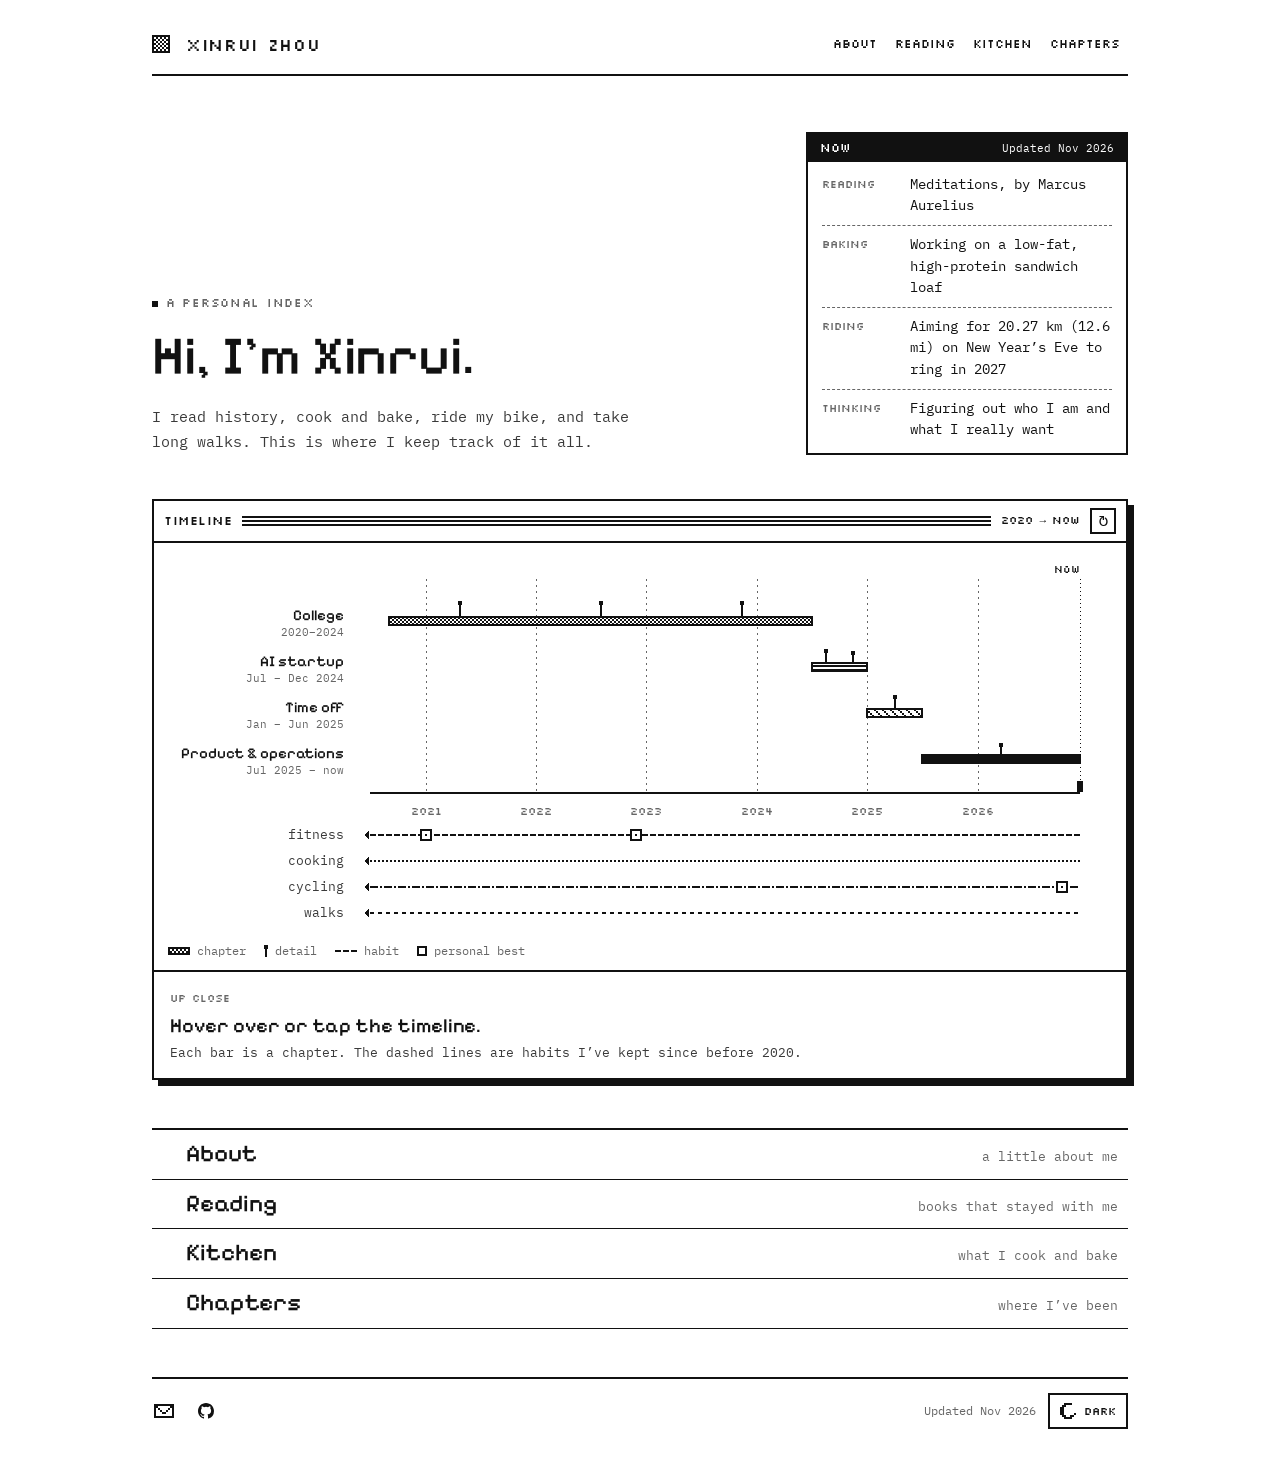
<file: index.html>
<!doctype html>
<html lang="en">
<head>
  <meta charset="utf-8">
  <meta name="viewport" content="width=device-width,initial-scale=1">
  <meta name="color-scheme" content="light dark">
  <meta name="theme-color" content="#ffffff" media="(prefers-color-scheme: light)">
  <meta name="theme-color" content="#0e0e0e" media="(prefers-color-scheme: dark)">
  <title>Xinrui Zhou</title>
  <meta name="description" content="Xinrui Zhou’s personal index: books, cooking, cycling, and the chapters so far.">
  <link rel="canonical" href="https://xinrui-z.github.io/">
  <meta property="og:title" content="Xinrui Zhou">
  <meta property="og:site_name" content="Xinrui Zhou">
  <meta property="og:type" content="website">
  <meta property="og:url" content="https://xinrui-z.github.io/">
  <meta name="twitter:card" content="summary">
  <meta property="og:description" content="Books I keep, food I make, and the chapters so far.">
  <link rel="icon" href="data:image/svg+xml,%3Csvg xmlns='http://www.w3.org/2000/svg' viewBox='0 0 8 8' shape-rendering='crispEdges'%3E%3Crect width='8' height='8' fill='%23111'/%3E%3Crect x='2' y='2' width='2' height='2' fill='%23fff'/%3E%3Crect x='4' y='4' width='2' height='2' fill='%23fff'/%3E%3C/svg%3E">
  <link rel="preconnect" href="https://fonts.googleapis.com">
  <link rel="preconnect" href="https://fonts.gstatic.com" crossorigin>
  <link rel="stylesheet" href="https://fonts.googleapis.com/css2?family=IBM+Plex+Mono:wght@400;500&family=Pixelify+Sans:wght@400;500;600&family=Silkscreen&display=swap">
  <link rel="stylesheet" href="styles.css">
</head>
<body>
  <a class="skip-link" href="#content">Skip to content</a>

  <main id="content" tabindex="-1">

    <!-- ───────── Home ───────── -->
    <div class="view home" data-route="">
      <header class="masthead" data-masthead></header>

      <section class="hero">
        <div class="hero-text">
          <p class="eyebrow">A personal index</p>
          <h1>Hi, I’m Xinrui.</h1>
          <p class="intro">I read history, cook and bake, ride my bike, and take long walks. This is where I keep track of it all.</p>
        </div>

        <section class="now" aria-labelledby="now-title">
          <div class="now-head">
            <h2 id="now-title">Now</h2>
            <span data-updated></span>
          </div>
          <dl class="facts" data-now></dl>
        </section>
      </section>

      <figure class="timeline-figure">
        <div class="figure-head">
          <span class="fig-label">Timeline</span>
          <span class="figure-rule" aria-hidden="true"></span>
          <span class="fig-range">2020 → now</span>
          <button id="replay" class="replay" type="button" aria-label="Play the timeline again" title="Play it again">↻</button>
        </div>
        <svg id="timeline" viewBox="0 0 900 400" role="group" aria-label="My timeline, from 2020 to now. Use Tab to move through chapters, habits, and personal bests."></svg>
        <ul class="tl-legend" aria-hidden="true">
          <li><span class="key key-bar pat-1"></span>chapter</li>
          <li><span class="key key-tick"></span>detail</li>
          <li><span class="key key-dash"></span>habit</li>
          <li><span class="key key-mark"></span>personal best</li>
          <li class="tl-hint">Tap anything for details.</li>
        </ul>
        <figcaption class="lens" id="lens">
          <button class="lens-close" type="button" aria-label="Close">×</button>
          <p class="lens-kicker">Up close</p>
          <p class="lens-title">Hover over or tap the timeline.</p>
          <p class="lens-meta">Each bar is a chapter. The dashed lines are habits I’ve kept since before 2020.</p>
          <a class="lens-more" href="#/" hidden></a>
        </figcaption>
      </figure>

      <nav class="index" aria-label="Index">
        <a href="#/about"><span class="cur" aria-hidden="true">&gt;</span><span class="name">About</span><span class="what">a little about me</span></a>
        <a href="#/reading"><span class="cur" aria-hidden="true">&gt;</span><span class="name">Reading</span><span class="what">books that stayed with me</span></a>
        <a href="#/kitchen"><span class="cur" aria-hidden="true">&gt;</span><span class="name">Kitchen</span><span class="what">what I cook and bake</span></a>
        <a href="#/work"><span class="cur" aria-hidden="true">&gt;</span><span class="name">Chapters</span><span class="what">where I’ve been</span></a>
      </nav>

      <footer class="footer" data-social></footer>
    </div>

    <!-- ───────── About ───────── -->
    <div class="view page" data-route="about" hidden>
      <header class="masthead" data-masthead></header>
      <p class="eyebrow">A little about me</p>
      <h1>About</h1>
      <div class="prose">
        <p>I’m Xinrui. I work at AI startups, somewhere between operations, product, and developer relations.</p>
        <p>I spent 2020 to 2024 in college, doing research, entering competitions, and building engineering projects on the side. After graduating, I co-founded a startup, then took six months off to reset.</p>
        <p>I like having a few things going at once: a book next to a recipe, a long walk to work through a problem, a bike ride to make an ordinary afternoon feel a little bigger.</p>
        <h2>Off the clock</h2>
        <p>I work out, cook, bake, ride my bike, and take long walks. Time alone is how I recharge.</p>
        <p>I read mostly history, psychology, and novels. I also have a soft spot for cats, dogs, and giant pandas.</p>
        <h2>Say hi</h2>
        <p>I’m always happy to talk books, baking, bikes, or AI products: <a href="mailto:xinruizhou2002@gmail.com">xinruizhou2002@gmail.com</a>.</p>
      </div>
      <footer class="footer" data-social></footer>
    </div>

    <!-- ───────── Reading ───────── -->
    <div class="view page wide" data-route="reading" hidden>
      <header class="masthead" data-masthead></header>
      <p class="eyebrow">Reading</p>
      <h1>Bookshelf</h1>
      <p class="lede">Books that stayed with me, and what I took from each.</p>
      <div class="reading-list" data-reading-list></div>
      <footer class="footer" data-social></footer>
    </div>

    <!-- ───────── Kitchen ───────── -->
    <div class="view page wide" data-route="kitchen" hidden>
      <header class="masthead" data-masthead></header>
      <p class="eyebrow">Kitchen</p>
      <h1>Kitchen index</h1>
      <p class="lede">Dishes, buns, bread, and dumplings I like to make.</p>
      <div class="kitchen-grid" data-kitchen-list></div>
      <footer class="footer" data-social></footer>
    </div>

    <!-- ───────── Chapters ───────── -->
    <div class="view page" data-route="work" hidden>
      <header class="masthead" data-masthead></header>
      <p class="eyebrow">Chapters</p>
      <h1>Chapters</h1>
      <p class="lede">The big stretches so far, newest first.</p>

      <section class="work-sec">
        <h2><span class="sec-letter">2025–now</span> Product &amp; operations</h2>
        <p class="when">Jul 2025 – now</p>
        <p>Operations, product, and developer relations at AI startups.</p>
      </section>

      <section class="work-sec">
        <h2><span class="sec-letter">2025</span> A pause</h2>
        <p class="when">Jan – Jun 2025</p>
        <p>Six months off after the startup, to rest, reflect, and see what still mattered once things got quiet.</p>
      </section>

      <section class="work-sec">
        <h2><span class="sec-letter">2024</span> A startup I co-founded</h2>
        <p class="when">Jul – Dec 2024</p>
        <p>A short, intense run building consumer apps on top of large language models with a small team. It taught me a lot about pace, uncertainty, and how fast an idea changes once real people start using it.</p>
      </section>

      <section class="work-sec">
        <h2><span class="sec-letter">2020–2024</span> College</h2>
        <p class="when">Sep 2020 – Jun 2024</p>
        <p>Four years of classes, with plenty going on outside them.</p>
        <ul class="entries timeline">
          <li><span class="mono">2021–2023</span> Research and academic competitions</li>
          <li><span class="mono">2021–2024</span> Engineering projects, from algorithms to full-stack apps</li>
          <li><span class="mono">Nov 2023 – Jun 2024</span> More research, plus an internship at an AI lab</li>
        </ul>
      </section>

      <section class="work-sec">
        <h2><span class="sec-letter">Awards</span> Recognition</h2>
        <ul class="entries">
          <li>Outstanding Undergraduate Thesis Award, ACF, 2024</li>
          <li>Named a Pioneer Volunteer by the China Foundation for Poverty Alleviation, 2020 and 2021</li>
        </ul>
      </section>
      <footer class="footer" data-social></footer>
    </div>

  </main>

  <noscript>
    <div class="page">
      <h1>Xinrui Zhou</h1>
      <p>A personal index of books, cooking, and the chapters so far.</p>
      <p><a href="mailto:xinruizhou2002@gmail.com">Email</a> · <a href="https://github.com/xinrui-z">GitHub</a></p>
    </div>
  </noscript>

  <script src="data.js"></script>
  <script src="script.js"></script>
</body>
</html>
</file>
<file: styles.css>
/* 1-bit: black ink on white paper (light), white ink on black paper (dark).
 * No grays for fills: tone comes from dither patterns, like an old monochrome screen. */
:root {
  color-scheme: light;
  --paper: #ffffff;
  --ink: #111111;
  --ink-soft: #3a3a3a;
  --muted: #666666;
  --faint: #c8c8c8;
  --pixel: "Silkscreen", "Courier New", monospace;
  --display: "Pixelify Sans", "Silkscreen", ui-monospace, monospace;
  --mono: "IBM Plex Mono", ui-monospace, Menlo, Consolas, monospace;
}
@media (prefers-color-scheme: dark) {
  :root:not([data-theme="light"]) {
    color-scheme: dark;
    --paper: #0e0e0e;
    --ink: #f0f0f0;
    --ink-soft: #cccccc;
    --muted: #9b9b9b;
    --faint: #3c3c3c;
  }
}
:root[data-theme="dark"] {
  color-scheme: dark;
  --paper: #0e0e0e;
  --ink: #f0f0f0;
  --ink-soft: #cccccc;
  --muted: #9b9b9b;
  --faint: #3c3c3c;
}

/* ── Base ── */
*, *::before, *::after { box-sizing: border-box; }
html { -webkit-text-size-adjust: 100%; }
body {
  margin: 0;
  background: var(--paper);
  color: var(--ink);
  font: 400 15px/1.7 var(--mono);
  -webkit-font-smoothing: antialiased;
}
main:focus { outline: none; }
[hidden] { display: none !important; }
p { margin: 0; }
h1, h2, h3 { margin: 0; font-family: var(--display); font-weight: 500; letter-spacing: 0; }
a { color: var(--ink); text-decoration-thickness: 2px; text-underline-offset: 4px; }
a:hover { background: var(--ink); color: var(--paper); text-decoration: none; }
:focus-visible { outline: 2px solid var(--ink); outline-offset: 3px; }
::selection { background: var(--ink); color: var(--paper); }
.mono { font: 400 12px/1.6 var(--mono); color: var(--muted); }

/* Dither patterns. Used by the seal; the timeline has SVG twins. */
.pat-0 { background: var(--ink); }
.pat-1 { background: repeating-conic-gradient(var(--ink) 0 25%, var(--paper) 0 50%) 0 0 / 4px 4px; }
.pat-2 { background: repeating-linear-gradient(to bottom, var(--ink) 0 2px, var(--paper) 2px 4px); }
.pat-3 {
  background:
    conic-gradient(at 2px 2px, #0000 75%, var(--ink) 0) 0 0 / 8px 8px,
    conic-gradient(at 2px 2px, #0000 75%, var(--ink) 0) 2px 2px / 8px 8px,
    conic-gradient(at 2px 2px, #0000 75%, var(--ink) 0) 4px 4px / 8px 8px,
    conic-gradient(at 2px 2px, #0000 75%, var(--ink) 0) 6px 6px / 8px 8px,
    var(--paper);
}
.pat-4 { background: conic-gradient(at 2px 2px, #0000 75%, var(--ink) 0) 0 0 / 4px 4px, var(--paper); }
.pat-5 { background: repeating-linear-gradient(to right, var(--ink) 0 2px, var(--paper) 2px 4px); }

.skip-link {
  position: absolute; top: 8px; left: 12px; z-index: 20; padding: 6px 10px;
  background: var(--ink); color: var(--paper); font: 400 13px/1.7 var(--mono);
  transform: translateY(-200%);
}
.skip-link:focus { transform: none; }

.eyebrow { font: 400 12px/1.6 var(--pixel); text-transform: uppercase; letter-spacing: .06em; color: var(--muted); }
.eyebrow::before {
  content: ""; display: inline-block; width: 6px; height: 6px; margin: 0 8px 1px 0;
  background: var(--ink); vertical-align: middle;
}

/* ── Home ── */
.home { max-width: 1040px; margin: 0 auto; padding: 28px 32px 40px; }

.masthead { display: flex; align-items: center; flex-wrap: wrap; gap: 8px 12px; padding-bottom: 14px; border-bottom: 2px solid var(--ink); }
.page > .masthead { margin-bottom: 36px; }
.seal { width: 18px; height: 18px; border: 2px solid var(--ink); flex-shrink: 0; }
.wordmark { font: 400 17px/1 var(--pixel); text-transform: uppercase; letter-spacing: .04em; text-decoration: none; padding: 3px 4px; }
.site-nav { display: flex; flex-wrap: wrap; gap: 2px; margin-left: auto; }
.site-nav a {
  display: inline-flex; align-items: center; min-height: 32px; padding: 0 8px;
  font: 400 12px/1 var(--pixel); text-transform: uppercase; text-decoration: none;
}
.site-nav a[aria-current="page"] { background: var(--ink); color: var(--paper); }

.hero {
  display: grid; grid-template-columns: minmax(0, 1.3fr) minmax(280px, .7fr);
  gap: 32px 56px; align-items: end; padding: 56px 0 44px;
}
.hero h1 { margin-top: 14px; font-size: 54px; line-height: 1.06; font-weight: 500; }
.intro { margin-top: 20px; max-width: 54ch; color: var(--ink-soft); }

.now { border: 2px solid var(--ink); }
.now-head { display: flex; justify-content: space-between; align-items: center; gap: 12px; padding: 6px 12px 5px; background: var(--ink); color: var(--paper); }
.now-head h2 { font: 400 12px/1.4 var(--pixel); text-transform: uppercase; }
.now-head span { font: 400 11px/1.4 var(--mono); }
.facts { margin: 0; padding: 4px 14px; }
.facts div { display: grid; grid-template-columns: 78px minmax(0, 1fr); gap: 10px; padding: 8px 0; }
.facts div + div { border-top: 1px dashed var(--muted); }
.facts dt { font: 400 11px/1.9 var(--pixel); text-transform: uppercase; color: var(--muted); }
.facts dd { margin: 0; font-size: 13.5px; line-height: 1.6; overflow-wrap: anywhere; }

/* The timeline window: the one loud thing on the page. */
.timeline-figure { margin: 0; border: 2px solid var(--ink); box-shadow: 6px 6px 0 var(--ink); background: var(--paper); }
.figure-head { display: flex; align-items: center; gap: 10px; padding: 7px 10px; border-bottom: 2px solid var(--ink); }
.fig-label { font: 400 13px/1 var(--pixel); text-transform: uppercase; letter-spacing: .04em; }
.figure-rule { flex: 1; height: 10px; background: repeating-linear-gradient(to bottom, var(--ink) 0 2px, transparent 2px 4px); }
.fig-range { font: 400 11px/1 var(--pixel); text-transform: uppercase; }
.replay {
  width: 26px; height: 26px; padding: 0; border: 2px solid var(--ink); background: var(--paper); color: var(--ink);
  font: 500 15px/1 var(--mono); cursor: pointer;
}
.replay:hover { background: var(--ink); color: var(--paper); }

/* Drawn at its real width (see geometry() in script.js), so margins, not padding, around it. */
#timeline { display: block; width: calc(100% - 24px); height: auto; margin: 10px 12px 0; overflow: visible; shape-rendering: crispEdges; touch-action: manipulation; }

.tl-legend {
  display: flex; flex-wrap: wrap; align-items: center; gap: 6px 18px; margin: 0; padding: 8px 14px 10px; list-style: none;
  font: 400 12px/1.4 var(--mono); color: var(--muted);
}
.tl-legend li { display: inline-flex; align-items: center; gap: 7px; }
.tl-legend .key { display: inline-block; flex-shrink: 0; }
.key-bar { width: 22px; height: 8px; border: 2px solid var(--ink); }
.key-tick {
  width: 4px; height: 12px;
  background: linear-gradient(var(--ink), var(--ink)) 0 0 / 4px 4px no-repeat,
              linear-gradient(var(--ink), var(--ink)) 1px 4px / 2px 8px no-repeat;
}
.key-dash { width: 22px; height: 2px; background: repeating-linear-gradient(to right, var(--ink) 0 6px, transparent 6px 8px); }
.key-mark { width: 10px; height: 10px; border: 2px solid var(--ink); background: var(--paper); }
.tl-legend .tl-hint { display: none; margin-left: auto; color: var(--ink-soft); }

.lens { min-height: 104px; padding: 12px 16px 14px; border-top: 2px solid var(--ink); }
.lens-kicker { display: inline-block; padding: 1px 6px; margin-left: -6px; font: 400 11px/1.6 var(--pixel); text-transform: uppercase; color: var(--muted); }
.lens.on .lens-kicker { background: var(--ink); color: var(--paper); }
.lens-title { margin-top: 4px; font: 500 20px/1.3 var(--display); overflow-wrap: anywhere; }
.lens-meta { margin-top: 4px; max-width: 80ch; font-size: 13px; line-height: 1.6; color: var(--ink-soft); }
.lens-more { display: inline-block; margin-top: 8px; font: 400 11px/1.6 var(--pixel); text-transform: uppercase; }
.lens-more[hidden] { display: none; }
.lens-close { display: none; }

/* Timeline drawing */
#timeline .pk { fill: var(--ink); }
#timeline .pp { fill: var(--paper); }
#timeline text { fill: var(--ink); }
#timeline .tl-grid { stroke: var(--muted); stroke-width: 1; stroke-dasharray: 2 4; }
#timeline .tl-year { fill: var(--muted); font: 400 11px var(--pixel); }
#timeline .tl-axis { stroke: var(--ink); stroke-width: 2; }
#timeline .tl-hit { fill: transparent; }
#timeline .ch-name { font: 500 15px var(--display); }
#timeline .ch-span { fill: var(--muted); font: 400 11px var(--mono); }
#timeline .ch-bar { stroke: var(--ink); stroke-width: 2; }
#timeline .leaf-stem, #timeline .leaf-tip { fill: var(--ink); }
#timeline .tl-vine-line { fill: none; stroke: var(--ink); stroke-width: 2; }
#timeline .tl-vine-tail { fill: var(--ink); }
#timeline .tl-vine-label { fill: var(--ink-soft); font: 400 13px var(--mono); }
#timeline .tl-mark { fill: var(--paper); stroke: var(--ink); stroke-width: 2; }
#timeline .tl-mark-dot { fill: var(--ink); }
#timeline .tl-today-line { stroke: var(--ink); stroke-width: 1; stroke-dasharray: 1 3; }
#timeline .tl-now-cur { fill: var(--ink); animation: blink 1.1s steps(1) infinite; }
#timeline .tl-now-label { font: 400 10px var(--pixel); text-transform: uppercase; }
@keyframes blink { 50% { opacity: 0; } }

#timeline .ch, #timeline .ch-leaf, #timeline .tl-vine-g, #timeline .tl-mark-g { cursor: pointer; transition: opacity .15s steps(2); }
#timeline :focus { outline: none; }
#timeline :focus-visible { outline: 2px solid var(--ink); outline-offset: 2px; }
#timeline.dim :is(.ch, .ch-leaf, .tl-vine-g, .tl-mark-g):not(.lit) { opacity: .2; }
#timeline .ch.on .ch-bar { stroke-width: 3.5; }
#timeline .ch.on .ch-name, #timeline .tl-vine-g.on .tl-vine-label { fill: var(--ink); text-decoration: underline; }
#timeline .ch-leaf.on .leaf-tip { transform-box: fill-box; transform-origin: center; transform: scale(1.75); }
#timeline .tl-vine-g.on .tl-vine-line { stroke-width: 3; }
#timeline .tl-mark-g.on .tl-mark { fill: var(--ink); }

/* Reveal: a stepped fade, one beat per chapter. */
#timeline .tl-pre { opacity: 0 !important; transition: none !important; }
#timeline .tl-in { transition: opacity .45s steps(3) var(--d, 0ms); }

/* Index, styled like a menu: the row under the pointer inverts. */
.index { margin-top: 48px; border-top: 2px solid var(--ink); }
.index a {
  display: grid; grid-template-columns: 18px auto minmax(0, 1fr); align-items: baseline; gap: 10px;
  min-height: 48px; padding: 10px 10px 10px 6px; border-bottom: 1px solid var(--ink); text-decoration: none;
}
.index .cur { font: 400 14px/1 var(--pixel); visibility: hidden; }
.index .name { font: 500 24px/1.2 var(--display); }
.index .what { justify-self: end; font-size: 12.5px; color: var(--muted); text-align: right; }
.index a:hover, .index a:focus-visible { background: var(--ink); color: var(--paper); outline: none; }
.index a:hover .what, .index a:focus-visible .what { color: var(--paper); }
.index a:hover .cur, .index a:focus-visible .cur { visibility: visible; animation: blink 1.1s steps(1) infinite; }

/* ── Inner pages ── */
.page { max-width: 720px; margin: 0 auto; padding: 36px 32px 48px; }
.page.wide { max-width: 1000px; }
.page h1 { margin: 10px 0 8px; font-size: 48px; line-height: 1.05; }
.lede { max-width: 62ch; font-size: 15px; color: var(--ink-soft); }
.lede.small { font-size: 14px; }

.prose { margin-top: 28px; }
.prose p { margin-bottom: 18px; font-size: 16px; line-height: 1.8; }
.prose h2 { margin: 36px 0 12px; font-size: 26px; }

.work-sec { margin-top: 36px; padding-top: 18px; border-top: 2px solid var(--ink); }
.work-sec h2 { display: flex; align-items: center; flex-wrap: wrap; gap: 8px 14px; margin-bottom: 10px; font-size: 26px; }
.sec-letter { padding: 3px 7px 2px; background: var(--ink); color: var(--paper); font: 400 11px/1.4 var(--pixel); text-transform: uppercase; }
.work-sec .when { margin: -2px 0 8px; font: 400 11px/1.6 var(--pixel); text-transform: uppercase; color: var(--muted); }
.work-sec > p { font-size: 15px; }
.entries { list-style: none; margin: 12px 0 0; padding: 0; display: grid; gap: 10px; font-size: 14px; color: var(--ink-soft); }
.entries li { position: relative; padding-left: 18px; }
.entries li::before { content: ""; position: absolute; left: 0; top: .62em; width: 6px; height: 6px; background: var(--ink); }
.entries.timeline li { display: grid; grid-template-columns: 150px minmax(0, 1fr); gap: 12px; }
.entries.timeline .mono { line-height: 1.95; white-space: nowrap; }

/* Reading */
.reading-list { display: grid; grid-template-columns: repeat(auto-fill, minmax(280px, 1fr)); gap: 20px; margin-top: 32px; }
.reading-entry { display: flex; flex-direction: column; padding: 16px 18px 18px; border: 2px solid var(--ink); }
.reading-entry h3 { font-size: 21px; line-height: 1.2; }
.reading-original { margin-top: 2px; font-size: 14px; color: var(--ink-soft); }
.reading-author { margin-top: 4px; font: 400 11px/1.6 var(--pixel); text-transform: uppercase; color: var(--muted); }
.reading-note { margin-top: 14px; padding-top: 12px; border-top: 1px dashed var(--muted); font-size: 14px; line-height: 1.65; }

/* Kitchen */
.kitchen-grid { display: grid; grid-template-columns: repeat(auto-fit, minmax(220px, 1fr)); gap: 20px; margin-top: 32px; }
.kitchen-group { border: 2px solid var(--ink); }
.kitchen-group h3 { padding: 6px 12px 5px; background: var(--ink); color: var(--paper); font: 400 12px/1.4 var(--pixel); text-transform: uppercase; }
.kitchen-group ul { list-style: none; margin: 0; padding: 10px 14px 14px; display: grid; gap: 6px; }
.kitchen-group li { position: relative; padding-left: 16px; font-size: 14px; }
.kitchen-group li::before { content: ""; position: absolute; left: 0; top: .62em; width: 6px; height: 6px; background: var(--ink); }
.kitchen-favorite { grid-column: 1 / -1; display: flex; align-items: center; gap: 12px; font-size: 15px; }
.kitchen-favorite .mono { padding: 2px 7px 1px; border: 2px solid var(--ink); font: 400 11px/1.4 var(--pixel); text-transform: uppercase; color: var(--ink); }

/* ── Footer ── */
.footer {
  display: flex; justify-content: space-between; align-items: center; gap: 12px;
  margin-top: 48px; padding-top: 14px; border-top: 2px solid var(--ink);
}
.social { display: flex; gap: 6px; margin-left: -6px; }
.social a, .theme-toggle {
  display: inline-flex; justify-content: center; align-items: center;
  min-width: 36px; height: 36px; color: var(--ink); text-decoration: none;
}
.social a:hover, .theme-toggle:hover { background: var(--ink); color: var(--paper); }
.social svg { width: 16px; height: 16px; fill: currentColor; }
.social svg.px { width: 20px; height: 16px; }
.footer-stamp { margin-left: auto; }
.theme-toggle {
  gap: 8px; padding: 0 10px; border: 2px solid var(--ink); background: none; cursor: pointer;
  font: 400 11px/1 var(--pixel); text-transform: uppercase;
}
.theme-toggle svg { width: 16px; height: 16px; fill: currentColor; }

/* ── Narrow screens ── */
@media (max-width: 900px) {
  .hero { grid-template-columns: 1fr; align-items: start; padding: 40px 0 36px; }
  .hero h1 { font-size: 44px; }
  .tl-legend .tl-hint { display: inline-flex; }

  /* The lens becomes a sheet at the bottom, next to your thumb. */
  .lens {
    position: fixed; left: 12px; right: 12px; bottom: 12px; z-index: 10;
    min-height: 0; padding: 12px 44px 14px 16px;
    background: var(--paper); border: 2px solid var(--ink); box-shadow: 4px 4px 0 var(--ink);
    transform: translateY(calc(100% + 24px)); visibility: hidden;
    transition: transform .2s steps(4), visibility 0s .2s;
  }
  .lens.on { transform: none; visibility: visible; transition: transform .2s steps(4); }
  .lens-close {
    display: block; position: absolute; top: 6px; right: 6px; width: 36px; height: 36px;
    border: 0; background: none; color: var(--ink); cursor: pointer; font: 500 22px/1 var(--mono);
  }
  .lens-close:hover { background: var(--ink); color: var(--paper); }
}
@media (max-width: 640px) {
  #timeline { width: calc(100% - 8px); margin: 8px 4px 0; }
  #timeline .ch-name { font-size: 15px; }
  #timeline .ch-span, #timeline .tl-year { font-size: 12px; }
  #timeline .tl-vine-label { font-size: 14px; }
}
@media (max-width: 520px) {
  .home { padding: 18px 16px 32px; }
  .page { padding: 24px 16px 32px; }
  .site-nav { flex-basis: 100%; margin-left: -8px; }
  .site-nav a { min-height: 40px; }
  .hero h1 { font-size: 34px; }
  .facts div { grid-template-columns: 70px minmax(0, 1fr); }
  .timeline-figure { box-shadow: 4px 4px 0 var(--ink); }
  .figure-head { gap: 8px; }
  .index .name { font-size: 20px; }
  .index .what { font-size: 11.5px; }
  .page h1 { font-size: 36px; }
  .prose p { font-size: 15px; }
  .entries.timeline li { grid-template-columns: 1fr; gap: 0; }
  .social a, .theme-toggle { min-width: 44px; height: 44px; }
}

@media (prefers-reduced-motion: reduce) {
  *, *::before, *::after { animation: none !important; transition: none !important; }
}
</file>
